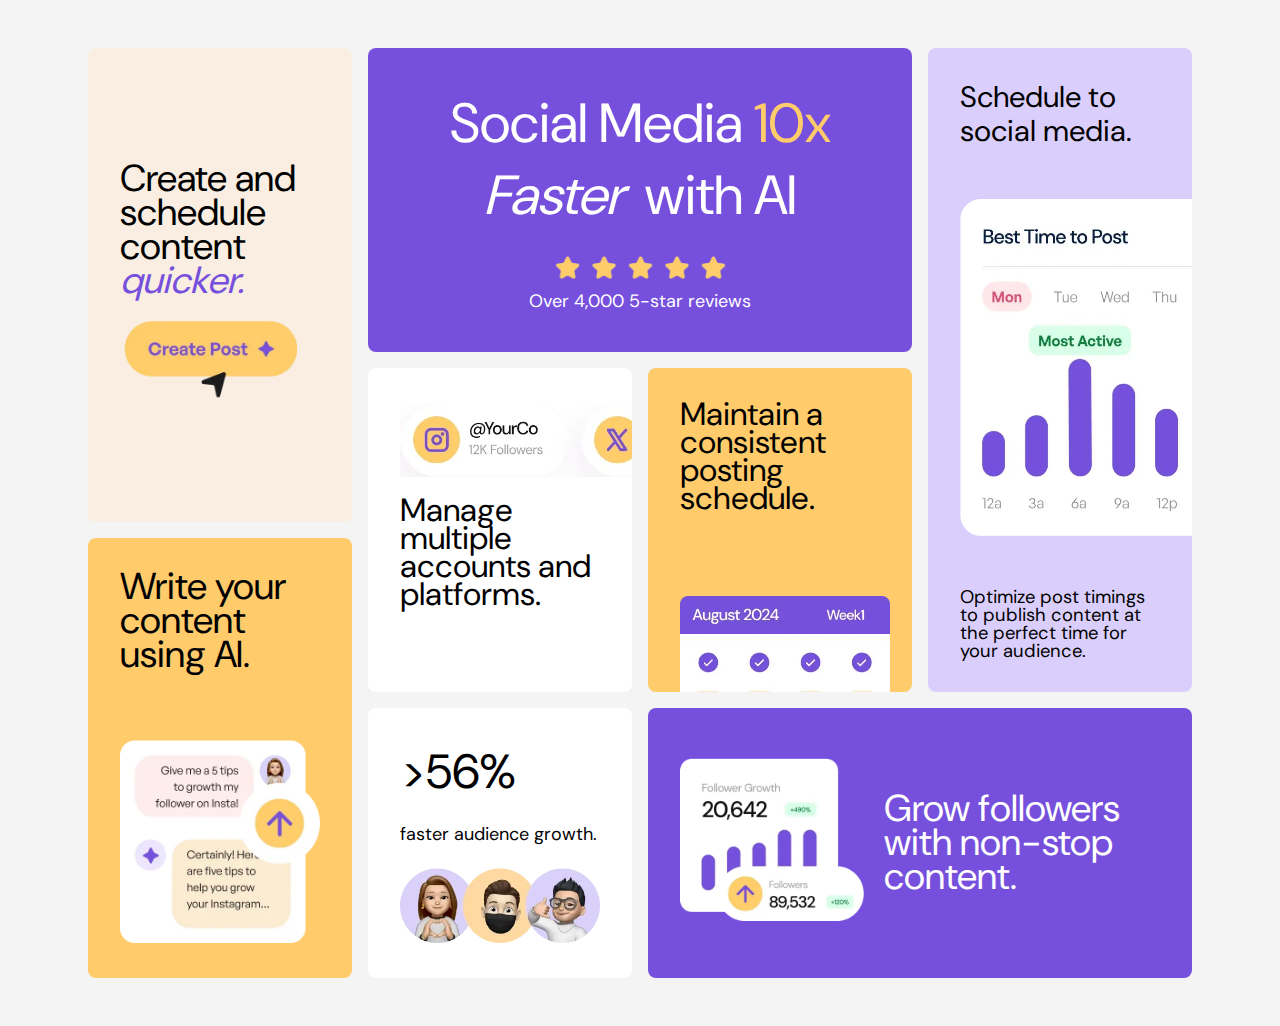
<file: index.html>
<!DOCTYPE html>
<html lang="en">
<head>
  <meta charset="UTF-8">
  <meta name="viewport" content="width=device-width, initial-scale=1.0"> <!-- displays site properly based on user's device -->

  <link rel="icon" type="image/png" sizes="32x32" href="./assets/images/favicon-32x32.png">
  <link rel="stylesheet" href="assets/css/style.css">
  
  <title>Bento grid | Frontend Mentor </title>

</head>
<body>
  <main class="bento_grid">
    <div class="bento_item bento_item_1">
      <h1 class="main_text">Social Media <span class="color">10x</span> <span class="italics">Faster &nbsp;</span>with AI</h1>
      <div class="image_container">
        <img src="assets/images/illustration-five-stars.webp" alt="">
      </div>
      <p class="alt_text">Over 4,000 5-star reviews</p>
    </div>
    <div class="bento_item bento_item_2">
      <div class="image_container">
        <img src="assets/images/illustration-multiple-platforms.webp" alt="">
      </div>
      <p class="main_text">Manage multiple accounts and platforms.</p>
    </div>
    <div class="bento_item bento_item_3">
      <p class="main_text">Maintain a consistent posting schedule.</p>
      <div class="image_container">
        <img src="assets/images/illustration-consistent-schedule.webp" alt="An illustration of a calendar">
      </div>
    </div>
    <div class="bento_item bento_item_4">
      <p class="main_text">  Schedule to social media.</p>
      <div class="image_container">
        <img src="assets/images/illustration-schedule-posts.webp" alt="An illustration of a time bar">
      </div>
      <p class="alt_text">Optimize post timings to publish content at the perfect time for your audience.</p>
    </div>
    <div class="bento_item bento_item_5">
      <div class="image_container">
        <img src="assets/images/illustration-grow-followers.webp" alt="illustration showing positive follower growth">
      </div>
      <p class="main_text">Grow followers with non-stop content.</p>
    </div>
    <div class="bento_item bento_item_6">
      <p class="main_text">>56%</p>
      <p class="alt_text">faster audience growth.</p>
      <div class="image_container">
        <img src="assets/images/illustration-audience-growth.webp" alt="Illustration of multiple people avatars showing audience">
      </div>
    </div>
    <div class="bento_item bento_item_7">
      <p class="main_text">Create and schedule content <span>quicker.</span> </p>
      <div class="image_container">
        <img src="assets/images/illustration-create-post.webp" alt="Illustration of a button">
      </div>
    </div>
    <div class="bento_item bento_item_8">
      <p class="main_text">Write your content using AI.</p>
      <div class="image_container">
        <img src="assets/images/illustration-ai-content.webp" alt="Illustration of an LLM generating content">
      </div>
    </div>
  </main>
</body>
</html>
</file>
<file: assets/css/style.css>
@font-face { 
  font-family: 'DMSans';
  src: url('../fonts/DMSans_Italic.ttf') format ('truetype');
  font-weight: normal;
  font-style: italic;
}

@font-face {
  font-family: 'DMSans';
  src: url('../fonts/DMSansRegular.ttf') format('truetype');
  font-weight: normal;
  font-style: normal;
}
:root{
  /* ## Colors */
  --Purple-100: hsl(254, 88%, 90%);
  --Purple-500: hsl(256, 67%, 59%);
  --Yellow-100: hsl(31, 66%, 93%);
  --Yellow-500: hsl(39, 100%, 71%);
  --White: hsl(0, 0%, 100%);
  --Black: hsl(0, 0%, 7%);

  /* Font */
  --font-size-paragraph: 18px;
  --font-family: 'DMSans', sans-serif;
  --font-weight-regular: 400;
  --font-weight-medium: 500;
}

*{
  font-family: var(--font-family);
  padding: 0;
  margin: 0;
  box-sizing: border-box;
}

body{
  display: flex;
  justify-content: center;
  align-items: center;
  min-height: 100vh;
  background: #f4f4f4;
  font-size: var(--font-size-paragraph);
}

main{
  max-width: 700px;
}

.bento_grid {
  width: 100%;
  max-width: 1200px;
  display: grid;
  gap: 1rem;
  grid-template-columns: repeat(4, 1fr);
  grid-template-rows: auto;
  grid-template-areas:
    "scheduleQuicker hero hero schedule"
    "scheduleQuicker hero hero schedule"
    "scheduleQuicker multipleAccounts consistentPosting schedule"
    "aiwriting multipleAccounts consistentPosting schedule"
    "aiwriting fasterAudienceGrowth growFollowers growFollowers"
    "aiwriting fasterAudienceGrowth growFollowers growFollowers";
    padding: 3rem;
}

@media only screen and (max-width: 930px) {
  .bento_grid{
    max-width: 800px;
    grid-template-columns: 1fr;
    grid-template-rows: auto;
    grid-template-areas:
    "hero"
    "multipleAccounts"
    "consistentPosting"
    "schedule"
    "growFollowers"
    "fasterAudienceGrowth"
    "scheduleQuicker"
    "aiwriting";
  }
}

@media only screen and (max-width: 576px) {
  .bento_grid{
    padding: 1rem;
  }
}

.bento_item{
  padding: 2rem;
  border-radius: 0.5rem;
}

.bento_item img {
  max-width: 300px;
  width: 100%;
  height: 100%;
  object-fit: contain;
}

.bento_item_1 {
  grid-area: hero;
  padding: 2rem;
  background: var(--Purple-500);
  color: var(--White);
  display: flex;
  flex-direction: column;
  justify-content: center;
  align-items: center;
  gap: 1.2rem;
  text-align: center;
}

.bento_item_1 .main_text{
  font-size: 3.45rem;
  font-weight: 500;
  /* line-height: 34px; */
}

@media only screen and (max-width: 576px) {
  .bento_item_1 .main_text{
    font-size: 2.8rem;
    line-height: 45px;
  }
}
.bento_item_1 .italics{
  font-style: italic;
}
.bento_item_1 .color{
  color: var(--Yellow-500);
}

.bento_item_1 img {
  max-width: 175px;
}
.bento_item_1 .alt_text {
  margin-top: -1rem;
}
.bento_item_2 {
  grid-area: multipleAccounts;
  display: flex;
  flex-direction: column;
  align-items: center;
  background: var(--White);
  padding: unset;
}

@media only screen and (max-width: 930px) {
  .bento_item_2 {
    gap: 2.5rem;
  }
}

@media only screen and (max-width: 576px) {
  .bento_item_2 {
    gap: unset;
  }
}

@media only screen and (max-width: 576px) {
  .bento_item_2 .main_text{
    padding: 1rem 2rem 2rem 2rem;
  }
}

.bento_item_2 img{
  width: 150%;
  object-fit: contain;
  max-width: unset;
}

@media only screen and (max-width: 930px) {
  .bento_item_2 img{
    width: 100%;
    max-width: 500px;
  }
}

.bento_item_2 .image_container{
  padding: 2rem 0 0 2rem;
  overflow: hidden;
}

.bento_item_2 .main_text{
  padding: 1rem 2rem 0 2rem;
}

@media only screen and (max-width: 930px) {
  .bento_item_2 .main_text{
    padding: 2rem;
  }
}


.bento_item_2 .main_text, 
.bento_item_3 .main_text{
  font-size: 2rem;
  font-weight: 500;
  line-height: 28px;
}

@media only screen and (max-width: 576px) {
  .bento_item_2 .main_text{
    padding: 1rem 2rem 2rem 2rem;
  }

  .bento_item_2 .main_text, 
  .bento_item_3 .main_text{
    font-size: 1.5rem;
  }
}


.bento_item_3 {
  grid-area: consistentPosting;
  background: var(--Yellow-500);
  display: flex;
  justify-content: space-between;
  flex-direction: column;
  align-items: center;
  padding: unset;
}

@media only screen and (max-width: 930px) {
  .bento_item_3{
    gap: 2rem;
  }
}

.bento_item_3 img{
  height: 180%;
  width: 105%;
  object-fit: contain;
  max-width: unset;
}

@media only screen and (max-width: 930px) {
  .bento_item_3 img{
    height: 115%;
    width: 100%;
    object-fit: contain;
    max-width: 500px;
  }
}

.bento_item_3 .image_container{
  padding: 0 2rem 0 2rem;
  overflow: hidden;
  /* margin-top: -2rem; */
}

.bento_item_3 .main_text{
  padding: 2rem 2rem 0 2rem;
}

.bento_item_4 {
  grid-area: schedule;
  background: var(--Purple-100);
  display: flex;
  flex-direction: column;
  /* justify-content: space-between; */
  align-items: center;
  gap: 1.2rem;
  padding: unset;
}
.bento_item_4 p{
  padding: 2rem;
}
.bento_item_4 .main_text{
    font-size: 1.85rem;
    font-weight: 500;
    line-height: 34px;
  }
  .bento_item_4 .alt_text{
    font-size: 1.15rem;
    font-weight: 500;
    line-height: 18px;
  }
.bento_item_4 img{
  width: 160%;
  object-fit: unset;
  max-width: unset;
}

@media only screen and (max-width: 930px) {
  .bento_item_4 img{
    width: 100%;
    object-fit: contain;
    max-width: 500px;
  }
}
.bento_item_4 .image_container{
  overflow: hidden;
  padding-left: 2rem;
}

@media only screen and (max-width: 930px) {
  .bento_item_4 .image_container{
    padding: 2rem;
  }
}

.bento_item_5 {
  grid-area: growFollowers;
  background: var(--Purple-500);
  color: var(--White);
  display: flex;
  justify-content: center;
  align-items: center;
  gap: 1.2rem;
}

@media only screen and (max-width: 930px) {
  .bento_item_5{
    flex-direction: column;
  }
}

.bento_item_5 .main_text{
  font-size: 2.35rem;
  font-weight: var(--font-weight-medium);
  line-height: 34px;
  width: 60%;
  font-weight: 500;
}
.bento_item_5 .image_container{
  width: 40%;
}

@media only screen and (max-width: 930px) {
  .bento_item_5 .main_text{
    flex-grow: 1;
    flex-basis: 0;
    width: unset;
  }
  .bento_item_5 .image_container{
    flex-grow: 1;
    flex-basis: 0;
    /* or */
    width: unset;
  }

  .bento_item_5 img{
    width: 100%;
    object-fit: contain;
    max-width: 500px;
  }
}

@media only screen and (max-width: 576px) {
  .bento_item_5 .main_text{
    font-size: 1.6rem;
    line-height: 28px;
    text-align: center;
  } 
}


.bento_item_6 {
  grid-area: fasterAudienceGrowth;
  display: flex;
  flex-direction: column;
  justify-content: center;
  align-items: flex-start;
  gap: 1.2rem;
  background: var(--White);
  
}

.bento_item_6 .main_text{
  font-size: 3rem;
  font-weight: 500;
  
}
.bento_item_7 {
  grid-area: scheduleQuicker;
  background: var(--Yellow-100);
  display: flex;
  flex-direction: column;
  justify-content: center;
  align-items: center;
  gap: 1.2rem;
}

.bento_item_7 .main_text{
  font-size: 2.35rem;
  font-weight: 500;
  line-height: 34px;
}

@media only screen and (max-width: 576px) {
  .bento_item_7 .main_text{
    font-size: 1.88rem;
  } 
}
.bento_item_7 .main_text span{
  color: var(--Purple-500);
  font-style: italic;
}

.bento_item_7 img{
  max-width: 90%;
}
.bento_item_8 {
  grid-area: aiwriting;
  background: var(--Yellow-500);
  display: flex;
  flex-direction: column;
  justify-content: space-between;
  align-items: center;
  gap: 1.2rem;
}

.bento_item_8 .main_text{
  font-size: 2.35rem;
  font-weight: 500;
  line-height: 34px;
}    

@media only screen and (max-width: 930px) {
  .bento_item_8 img{
    width: 100%;
    object-fit: contain;
    max-width: 500px;
  }
}

@media only screen and (max-width: 576px) {
  .bento_item_8 .main_text{
    font-size: 1.88rem;
    line-height: 34px;
  } 
}
</file>
